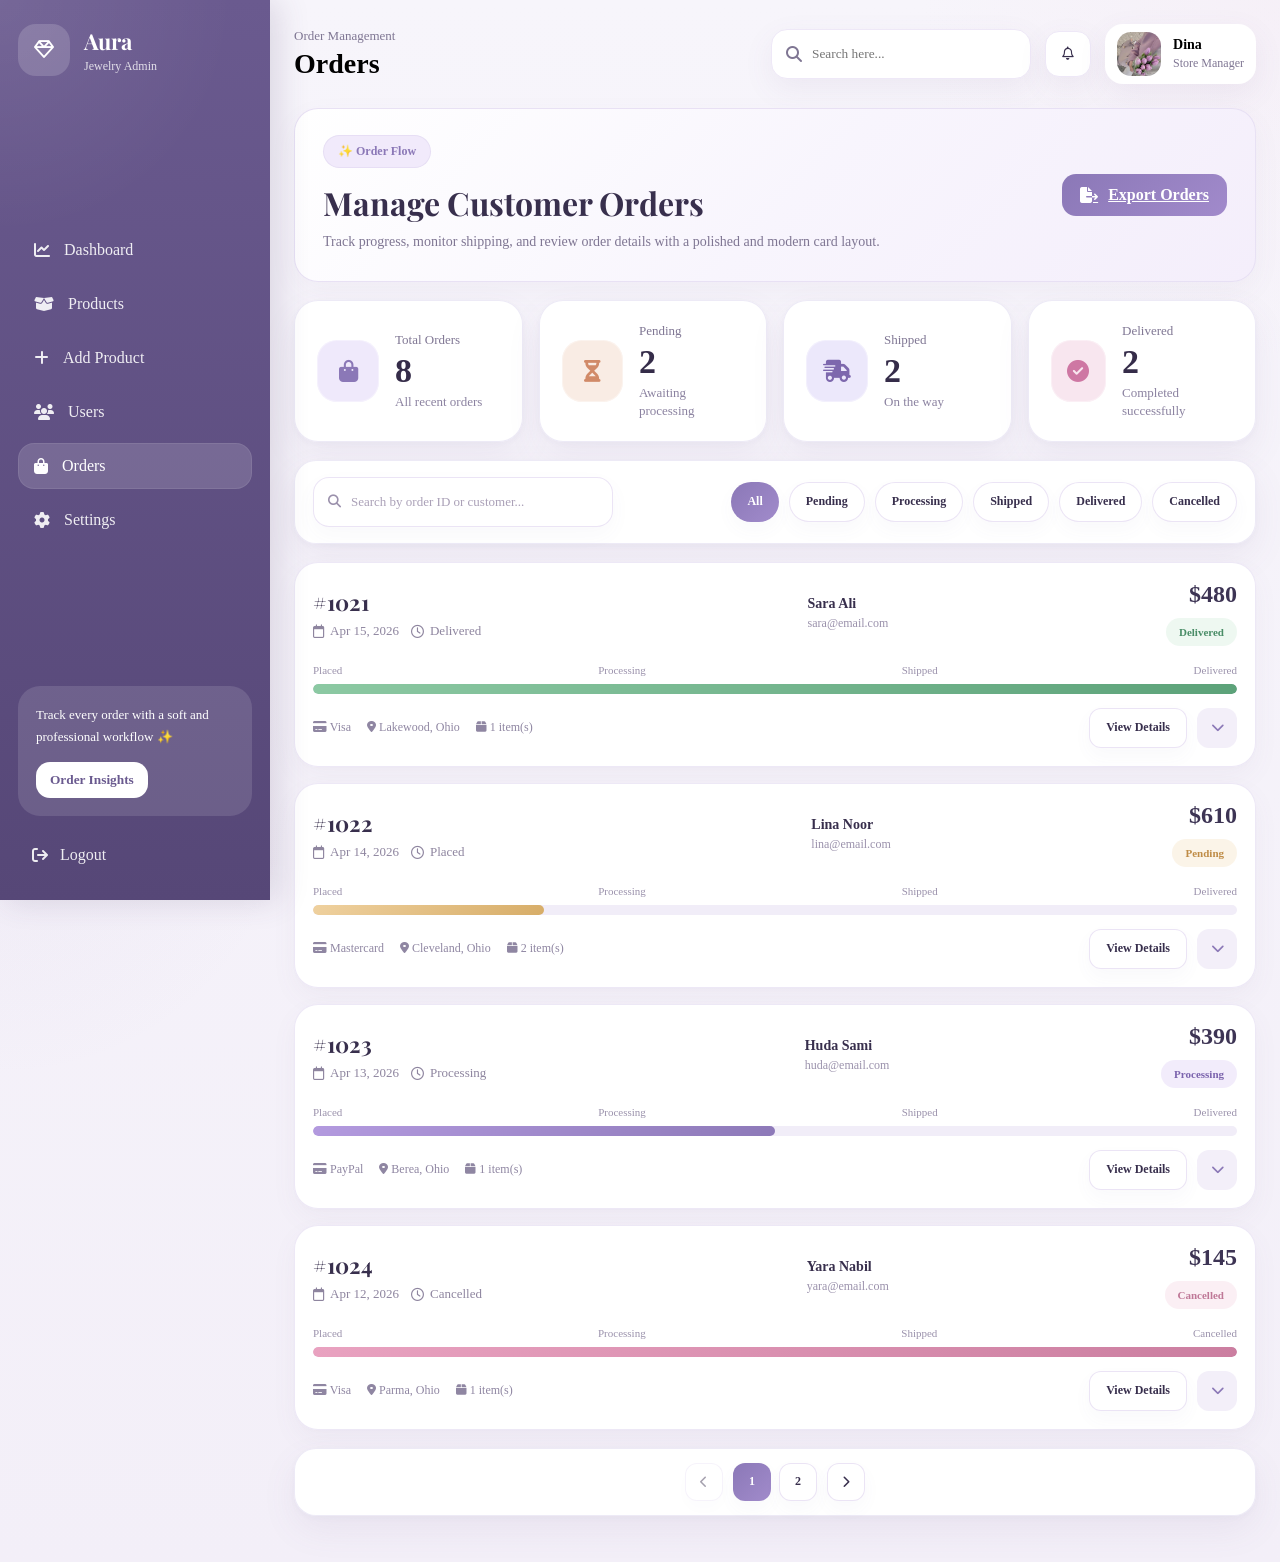
<file: orders.html>
<!DOCTYPE html>
<html lang="en">
<head>
  <meta charset="UTF-8" />
  <meta name="viewport" content="width=device-width, initial-scale=1.0" />
  <title>Aura Jewelry Admin - Orders</title>

  <link rel="preconnect" href="https://fonts.googleapis.com">
  <link rel="preconnect" href="https://fonts.gstatic.com" crossorigin>
  <link href="https://fonts.googleapis.com/css2?family=Inter:wght@400;500;600;700;800&family=Playfair+Display:wght@600;700&display=swap" rel="stylesheet">

  <link
    rel="stylesheet"
    href="https://cdnjs.cloudflare.com/ajax/libs/font-awesome/6.5.2/css/all.min.css"
  />

  <link rel="stylesheet" href="style.css" />
  <link rel="stylesheet" href="orders.css" />
 
</head>
<body>
  <div class="dashboard-shell">

    <aside class="sidebar" id="sidebar">
      <div class="sidebar-top">
        <div class="brand">
          <div class="brand-icon">
            <i class="fa-regular fa-gem"></i>
          </div>
          <div>
            <h2>Aura</h2>
            <span>Jewelry Admin</span>
          </div>
        </div>

        <button class="mobile-close" id="closeSidebar">
          <i class="fa-solid fa-xmark"></i>
        </button>
      </div>

      <nav class="sidebar-nav">
        <a href="index.html" class="nav-link">
          <i class="fa-solid fa-chart-line"></i>
          <span>Dashboard</span>
        </a>

        <a href="products.html" class="nav-link">
          <i class="fa-solid fa-box-open"></i>
          <span>Products</span>
        </a>

        <a href="add-product.html" class="nav-link">
          <i class="fa-solid fa-plus"></i>
          <span>Add Product</span>
        </a>

        <a href="users.html" class="nav-link">
          <i class="fa-solid fa-users"></i>
          <span>Users</span>
        </a>

        <a href="orders.html" class="nav-link active">
          <i class="fa-solid fa-bag-shopping"></i>
          <span>Orders</span>
        </a>

        <a href="setting.html" class="nav-link">
          <i class="fa-solid fa-gear"></i>
          <span>Settings</span>
        </a>
      </nav>

      <div class="sidebar-bottom">
        <div class="promo-card">
          <p>Track every order with a soft and professional workflow ✨</p>
          <button>Order Insights</button>
        </div>

        <a href="#" class="logout-btn">
          <i class="fa-solid fa-arrow-right-from-bracket"></i>
          <span>Logout</span>
        </a>
      </div>
    </aside>

    <div class="sidebar-overlay" id="sidebarOverlay"></div>

    <main class="main-content">
      <header class="topbar">
        <div class="topbar-left">
          <button class="menu-btn" id="menuBtn">
            <i class="fa-solid fa-bars"></i>
          </button>

          <div>
            <p class="page-label">Order Management</p>
            <h1>Orders</h1>
          </div>
        </div>

        <div class="topbar-right">
          <div class="search-box">
            <i class="fa-solid fa-magnifying-glass"></i>
            <input type="text" placeholder="Search here..." />
          </div>

          <button class="icon-btn">
            <i class="fa-regular fa-bell"></i>
          </button>

          <div class="profile-box">
            <img
              src="Images/Dina.jpeg"
              alt="profile"
            />
            <div>
              <h4>Dina</h4>
              <span>Store Manager</span>
            </div>
          </div>
        </div>
      </header>

      <section class="orders-hero card">
        <div>
          <span class="small-badge">✨ Order Flow</span>
          <h2>Manage Customer Orders</h2>
          <p>
            Track progress, monitor shipping, and review order details with a polished and modern card layout.
          </p>
        </div>

        <a href="#" class="primary-btn orders-hero-btn">
          <i class="fa-solid fa-file-export"></i>
          Export Orders
        </a>
      </section>

      <section class="orders-stats">
        <div class="order-stat card">
          <div class="stat-icon lavender">
            <i class="fa-solid fa-bag-shopping"></i>
          </div>
          <div class="stat-info">
            <p>Total Orders</p>
            <h3 id="totalOrdersCount">8</h3>
            <span>All recent orders</span>
          </div>
        </div>

        <div class="order-stat card">
          <div class="stat-icon peach">
            <i class="fa-solid fa-hourglass-half"></i>
          </div>
          <div class="stat-info">
            <p>Pending</p>
            <h3 id="pendingOrdersCount">2</h3>
            <span>Awaiting processing</span>
          </div>
        </div>

        <div class="order-stat card">
          <div class="stat-icon lilac">
            <i class="fa-solid fa-truck-fast"></i>
          </div>
          <div class="stat-info">
            <p>Shipped</p>
            <h3 id="shippedOrdersCount">2</h3>
            <span>On the way</span>
          </div>
        </div>

        <div class="order-stat card">
          <div class="stat-icon pink">
            <i class="fa-solid fa-circle-check"></i>
          </div>
          <div class="stat-info">
            <p>Delivered</p>
            <h3 id="deliveredOrdersCount">3</h3>
            <span>Completed successfully</span>
          </div>
        </div>
      </section>

      <section class="orders-toolbar card">
        <div class="toolbar-left">
          <div class="page-search">
            <i class="fa-solid fa-magnifying-glass"></i>
            <input type="text" id="orderSearchInput" placeholder="Search by order ID or customer..." />
          </div>
        </div>

        <div class="toolbar-right">
          <div class="status-chips" id="statusChips">
            <button class="chip active" data-status="all">All</button>
            <button class="chip" data-status="pending">Pending</button>
            <button class="chip" data-status="processing">Processing</button>
            <button class="chip" data-status="shipped">Shipped</button>
            <button class="chip" data-status="delivered">Delivered</button>
            <button class="chip" data-status="cancelled">Cancelled</button>
          </div>
        </div>
      </section>

      <section class="orders-list" id="ordersList"></section>

      <section class="empty-state card hidden" id="emptyState">
        <i class="fa-solid fa-box-open"></i>
        <h3>No orders found</h3>
        <p>Try changing the search or filter options.</p>
      </section>

      <section class="pagination-wrap card">
        <button class="pagination-btn" id="prevBtn">
          <i class="fa-solid fa-chevron-left"></i>
        </button>

        <div class="pagination-numbers" id="paginationNumbers"></div>

        <button class="pagination-btn" id="nextBtn">
          <i class="fa-solid fa-chevron-right"></i>
        </button>
      </section>
    </main>
  </div>

  <script src="orders.js"></script>
</body>
</html>
</file>
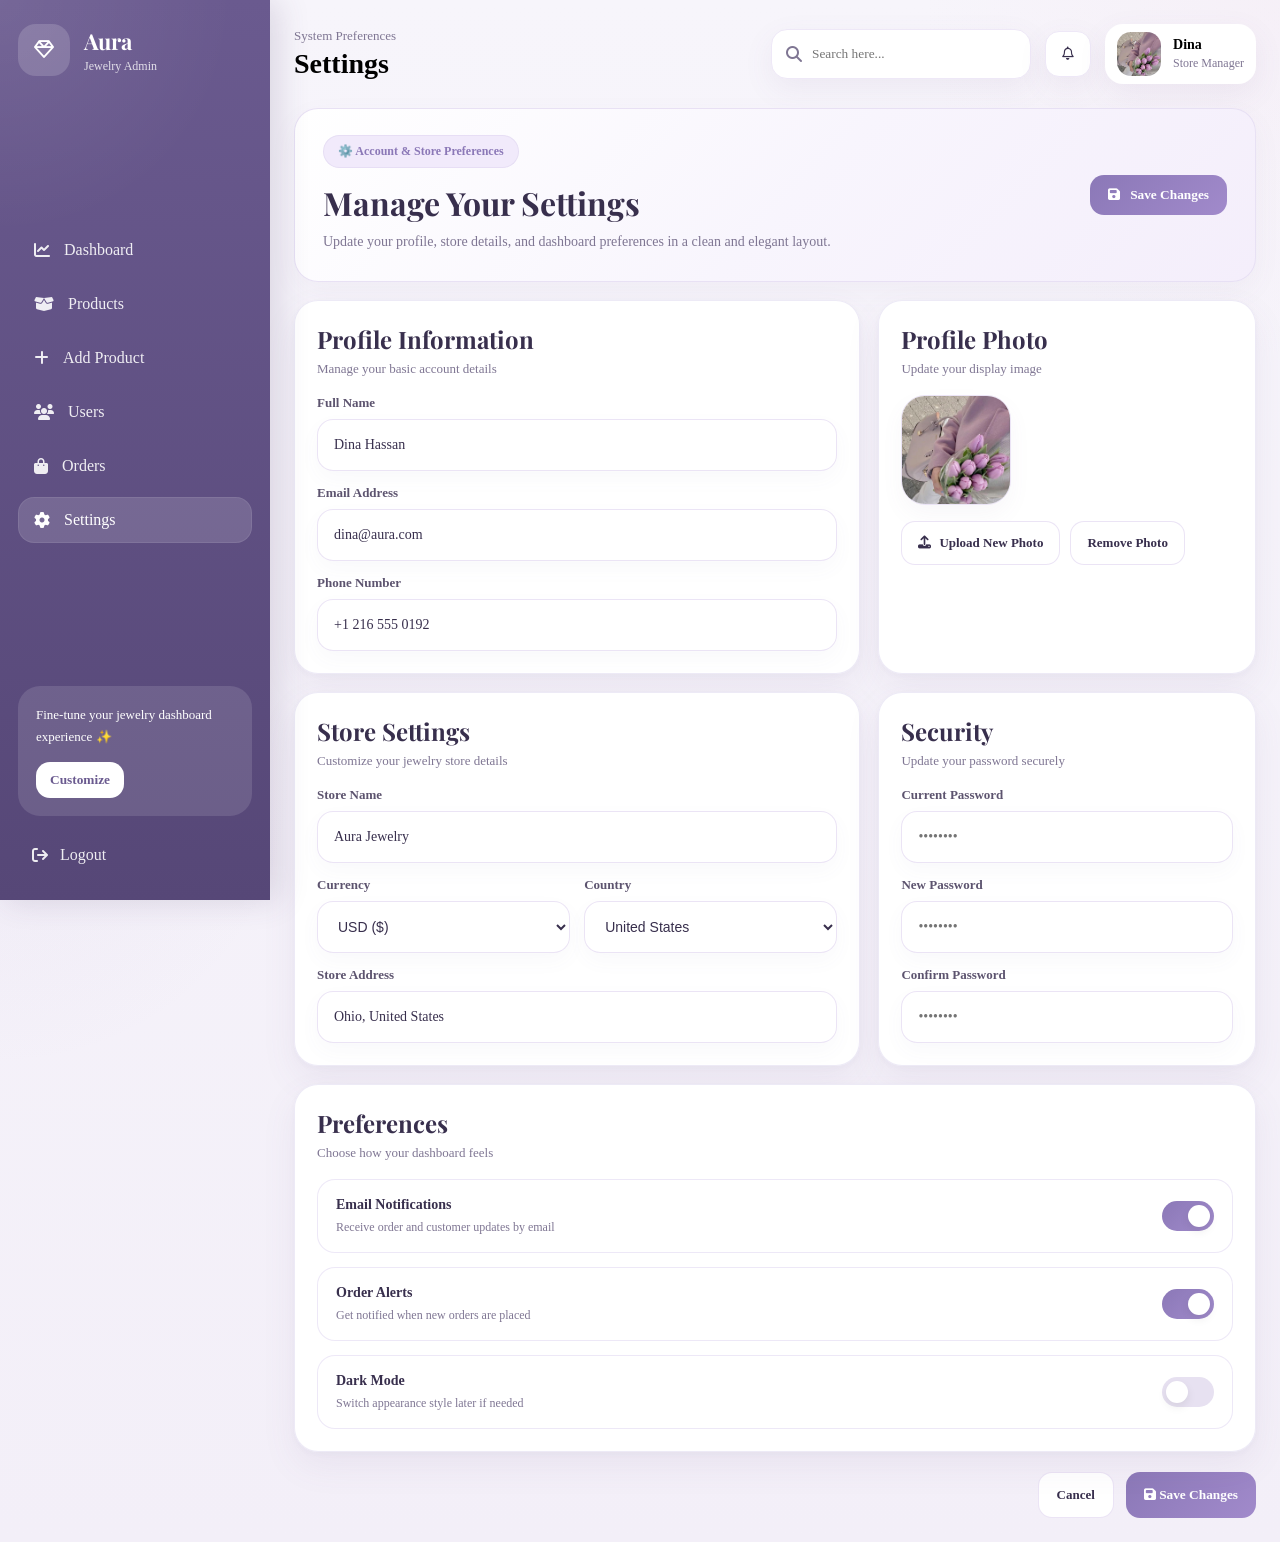
<file: setting.html>
<!DOCTYPE html>
<html lang="en">
<head>
  <meta charset="UTF-8" />
  <meta name="viewport" content="width=device-width, initial-scale=1.0" />
  <title>Aura Jewelry Admin - Settings</title>

  <link rel="preconnect" href="https://fonts.googleapis.com">
  <link rel="preconnect" href="https://fonts.gstatic.com" crossorigin>
  <link href="https://fonts.googleapis.com/css2?family=Inter:wght@400;500;600;700;800&family=Playfair+Display:wght@600;700&display=swap" rel="stylesheet">

  <link
    rel="stylesheet"
    href="https://cdnjs.cloudflare.com/ajax/libs/font-awesome/6.5.2/css/all.min.css"
  />

  <link rel="stylesheet" href="style.css" />
  <link rel="stylesheet" href="setting.css" />
</head>
<body>
  <div class="dashboard-shell">

    <aside class="sidebar" id="sidebar">
      <div class="sidebar-top">
        <div class="brand">
          <div class="brand-icon">
            <i class="fa-regular fa-gem"></i>
          </div>
          <div>
            <h2>Aura</h2>
            <span>Jewelry Admin</span>
          </div>
        </div>

        <button class="mobile-close" id="closeSidebar">
          <i class="fa-solid fa-xmark"></i>
        </button>
      </div>

      <nav class="sidebar-nav">
        <a href="index.html" class="nav-link">
          <i class="fa-solid fa-chart-line"></i>
          <span>Dashboard</span>
        </a>

        <a href="product.html" class="nav-link">
          <i class="fa-solid fa-box-open"></i>
          <span>Products</span>
        </a>

        <a href="add-product.html" class="nav-link">
          <i class="fa-solid fa-plus"></i>
          <span>Add Product</span>
        </a>

        <a href="users.html" class="nav-link">
          <i class="fa-solid fa-users"></i>
          <span>Users</span>
        </a>

        <a href="orders.html" class="nav-link">
          <i class="fa-solid fa-bag-shopping"></i>
          <span>Orders</span>
        </a>

        <a href="setting.html" class="nav-link active">
          <i class="fa-solid fa-gear"></i>
          <span>Settings</span>
        </a>
      </nav>

      <div class="sidebar-bottom">
        <div class="promo-card">
          <p>Fine-tune your jewelry dashboard experience ✨</p>
          <button>Customize</button>
        </div>

        <a href="#" class="logout-btn">
          <i class="fa-solid fa-arrow-right-from-bracket"></i>
          <span>Logout</span>
        </a>
      </div>
    </aside>

    <div class="sidebar-overlay" id="sidebarOverlay"></div>

    <main class="main-content">
      <header class="topbar">
        <div class="topbar-left">
          <button class="menu-btn" id="menuBtn">
            <i class="fa-solid fa-bars"></i>
          </button>

          <div>
            <p class="page-label">System Preferences</p>
            <h1>Settings</h1>
          </div>
        </div>

        <div class="topbar-right">
          <div class="search-box">
            <i class="fa-solid fa-magnifying-glass"></i>
            <input type="text" placeholder="Search here..." />
          </div>

          <button class="icon-btn">
            <i class="fa-regular fa-bell"></i>
          </button>

          <div class="profile-box">
            <img
              src="Images/Dina.jpeg"
              alt="profile"
            />
            <div>
              <h4>Dina</h4>
              <span>Store Manager</span>
            </div>
          </div>
        </div>
      </header>

      <section class="settings-hero card">
        <div>
          <span class="small-badge">⚙️ Account & Store Preferences</span>
          <h2>Manage Your Settings</h2>
          <p>
            Update your profile, store details, and dashboard preferences in a clean and elegant layout.
          </p>
        </div>

        <button class="primary-btn save-top-btn">
          <i class="fa-solid fa-floppy-disk"></i>
          Save Changes
        </button>
      </section>

      <section class="settings-grid">
        <div class="settings-card card">
          <div class="settings-card-head">
            <h3>Profile Information</h3>
            <p>Manage your basic account details</p>
          </div>

          <div class="settings-form">
            <div class="form-group full">
              <label>Full Name</label>
              <input type="text" value="Dina Hassan" />
            </div>

            <div class="form-group full">
              <label>Email Address</label>
              <input type="email" value="dina@aura.com" />
            </div>

            <div class="form-group full">
              <label>Phone Number</label>
              <input type="text" value="+1 216 555 0192" />
            </div>
          </div>
        </div>

        <div class="settings-card card">
          <div class="settings-card-head">
            <h3>Profile Photo</h3>
            <p>Update your display image</p>
          </div>

          <div class="profile-upload-wrap">
            <div class="profile-preview">
              <img
               src="Images/Dina.jpeg"
                 alt="profile preview"
              />
            </div>

            <div class="upload-actions">
              <label class="upload-btn">
                <i class="fa-solid fa-upload"></i>
                Upload New Photo
                <input type="file" hidden>
              </label>
              <button class="secondary-btn">Remove Photo</button>
            </div>
          </div>
        </div>

        <div class="settings-card card">
          <div class="settings-card-head">
            <h3>Store Settings</h3>
            <p>Customize your jewelry store details</p>
          </div>

          <div class="settings-form two-col">
            <div class="form-group full">
              <label>Store Name</label>
              <input type="text" value="Aura Jewelry" />
            </div>

            <div class="form-group">
              <label>Currency</label>
              <select>
                <option selected>USD ($)</option>
                <option>EUR (€)</option>
                <option>GBP (£)</option>
              </select>
            </div>

            <div class="form-group">
              <label>Country</label>
              <select>
                <option selected>United States</option>
                <option>Canada</option>
                <option>United Kingdom</option>
              </select>
            </div>

            <div class="form-group full">
              <label>Store Address</label>
              <input type="text" value="Ohio, United States" />
            </div>
          </div>
        </div>

        <div class="settings-card card">
          <div class="settings-card-head">
            <h3>Security</h3>
            <p>Update your password securely</p>
          </div>

          <div class="settings-form">
            <div class="form-group full">
              <label>Current Password</label>
              <input type="password" placeholder="••••••••" />
            </div>

            <div class="form-group full">
              <label>New Password</label>
              <input type="password" placeholder="••••••••" />
            </div>

            <div class="form-group full">
              <label>Confirm Password</label>
              <input type="password" placeholder="••••••••" />
            </div>
          </div>
        </div>

        <div class="settings-card card full-width">
          <div class="settings-card-head">
            <h3>Preferences</h3>
            <p>Choose how your dashboard feels</p>
          </div>

          <div class="preferences-list">
            <div class="preference-item">
              <div>
                <strong>Email Notifications</strong>
                <span>Receive order and customer updates by email</span>
              </div>
              <label class="switch">
                <input type="checkbox" checked>
                <span class="slider"></span>
              </label>
            </div>

            <div class="preference-item">
              <div>
                <strong>Order Alerts</strong>
                <span>Get notified when new orders are placed</span>
              </div>
              <label class="switch">
                <input type="checkbox" checked>
                <span class="slider"></span>
              </label>
            </div>

            <div class="preference-item">
              <div>
                <strong>Dark Mode</strong>
                <span>Switch appearance style later if needed</span>
              </div>
              <label class="switch">
                <input type="checkbox">
                <span class="slider"></span>
              </label>
            </div>
          </div>
        </div>
      </section>

      <div class="settings-save-row">
        <button class="secondary-btn">Cancel</button>
        <button class="primary-btn">
          <i class="fa-solid fa-floppy-disk"></i>
          Save Changes
        </button>
      </div>
    </main>
  </div>

  <script src="settings.js"></script>
</body>
</html>
</file>
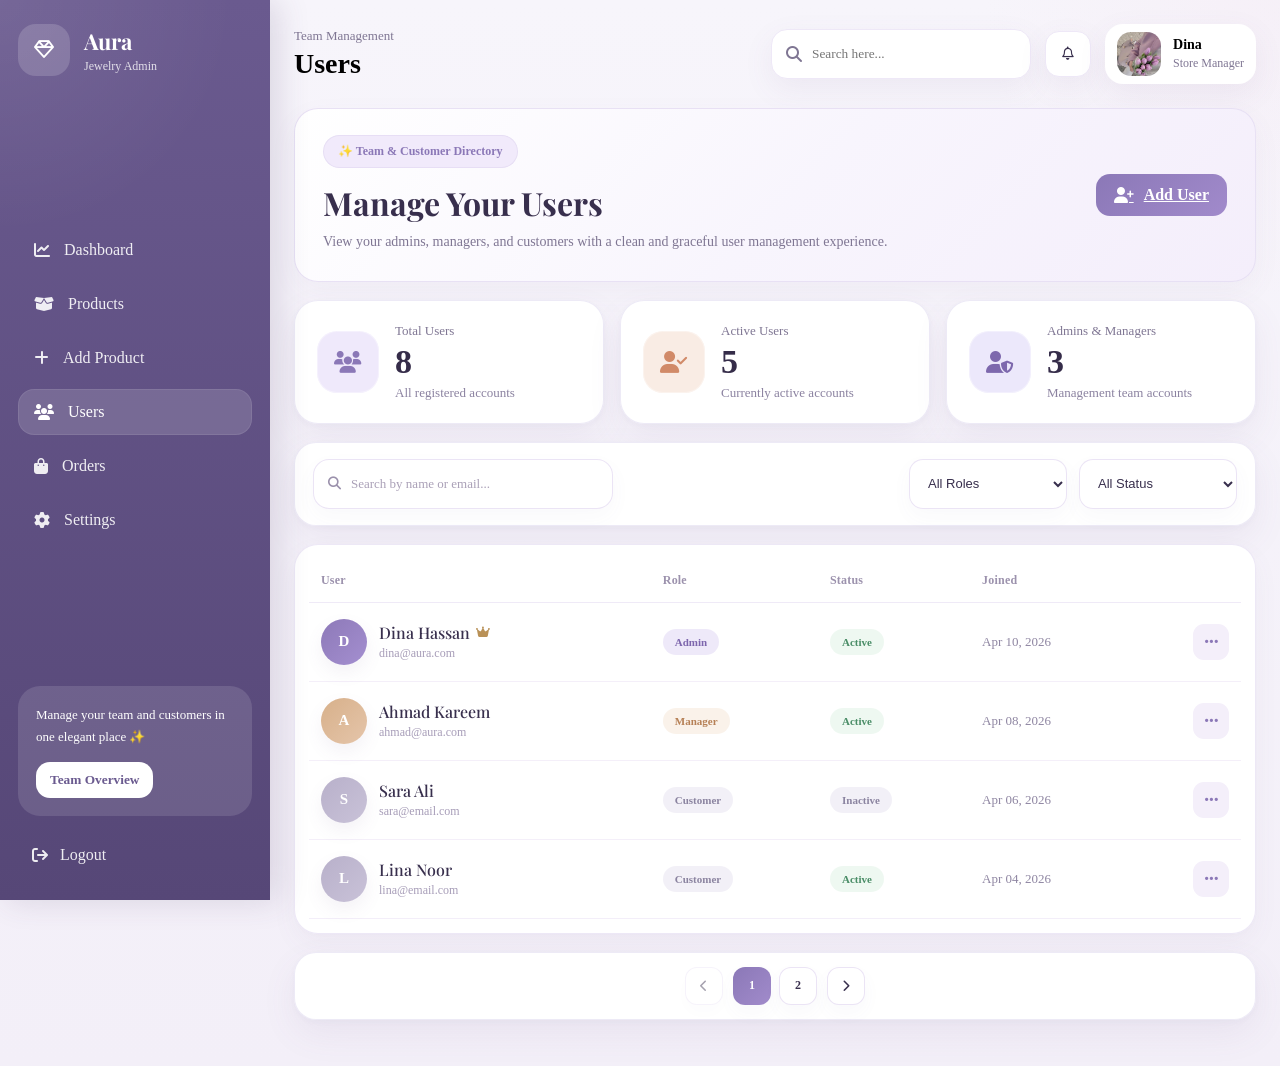
<file: users.html>
<!DOCTYPE html>
<html lang="en">
<head>
  <meta charset="UTF-8" />
  <meta name="viewport" content="width=device-width, initial-scale=1.0" />
  <title>Aura Jewelry Admin - Users</title>

  <link rel="preconnect" href="https://fonts.googleapis.com">
  <link rel="preconnect" href="https://fonts.gstatic.com" crossorigin>
  <link href="https://fonts.googleapis.com/css2?family=Inter:wght@400;500;600;700;800&family=Playfair+Display:wght@600;700&display=swap" rel="stylesheet">

  <link
    rel="stylesheet"
    href="https://cdnjs.cloudflare.com/ajax/libs/font-awesome/6.5.2/css/all.min.css"
  />

  <link rel="stylesheet" href="style.css" />
  <link rel="stylesheet" href="users.css" />
 
</head>
<body>
  <div class="dashboard-shell">

    <aside class="sidebar" id="sidebar">
      <div class="sidebar-top">
        <div class="brand">
          <div class="brand-icon">
            <i class="fa-regular fa-gem"></i>
          </div>
          <div>
            <h2>Aura</h2>
            <span>Jewelry Admin</span>
          </div>
        </div>

        <button class="mobile-close" id="closeSidebar">
          <i class="fa-solid fa-xmark"></i>
        </button>
      </div>

      <nav class="sidebar-nav">
        <a href="index.html" class="nav-link">
          <i class="fa-solid fa-chart-line"></i>
          <span>Dashboard</span>
        </a>

        <a href="product.html" class="nav-link">
          <i class="fa-solid fa-box-open"></i>
          <span>Products</span>
        </a>

        <a href="add-product.html" class="nav-link">
          <i class="fa-solid fa-plus"></i>
          <span>Add Product</span>
        </a>

        <a href="users.html" class="nav-link active">
          <i class="fa-solid fa-users"></i>
          <span>Users</span>
        </a>

        <a href="orders.html" class="nav-link">
          <i class="fa-solid fa-bag-shopping"></i>
          <span>Orders</span>
        </a>

        <a href="setting.html" class="nav-link">
          <i class="fa-solid fa-gear"></i>
          <span>Settings</span>
        </a>
      </nav>

      <div class="sidebar-bottom">
        <div class="promo-card">
          <p>Manage your team and customers in one elegant place ✨</p>
          <button>Team Overview</button>
        </div>

        <a href="#" class="logout-btn">
          <i class="fa-solid fa-arrow-right-from-bracket"></i>
          <span>Logout</span>
        </a>
      </div>
    </aside>

    <div class="sidebar-overlay" id="sidebarOverlay"></div>

    <main class="main-content">
      <header class="topbar">
        <div class="topbar-left">
          <button class="menu-btn" id="menuBtn">
            <i class="fa-solid fa-bars"></i>
          </button>

          <div>
            <p class="page-label">Team Management</p>
            <h1>Users</h1>
          </div>
        </div>

        <div class="topbar-right">
          <div class="search-box">
            <i class="fa-solid fa-magnifying-glass"></i>
            <input type="text" placeholder="Search here..." />
          </div>

          <button class="icon-btn">
            <i class="fa-regular fa-bell"></i>
          </button>

          <div class="profile-box">
            <img
              src="Images/Dina.jpeg"
              alt="profile"
            />
            <div>
              <h4>Dina</h4>
              <span>Store Manager</span>
            </div>
          </div>
        </div>
      </header>

      <section class="users-hero card">
        <div>
          <span class="small-badge">✨ Team & Customer Directory</span>
          <h2>Manage Your Users</h2>
          <p>
            View your admins, managers, and customers with a clean and graceful user management experience.
          </p>
        </div>

        <a href="#" class="primary-btn users-add-btn">
          <i class="fa-solid fa-user-plus"></i>
          Add User
        </a>
      </section>

      <section class="users-stats">
        <div class="user-stat card">
          <div class="stat-icon lavender">
            <i class="fa-solid fa-users"></i>
          </div>
          <div class="stat-info">
            <p>Total Users</p>
            <h3 id="totalUsersCount">12</h3>
            <span>All registered accounts</span>
          </div>
        </div>

        <div class="user-stat card">
          <div class="stat-icon peach">
            <i class="fa-solid fa-user-check"></i>
          </div>
          <div class="stat-info">
            <p>Active Users</p>
            <h3 id="activeUsersCount">8</h3>
            <span>Currently active accounts</span>
          </div>
        </div>

        <div class="user-stat card">
          <div class="stat-icon lilac">
            <i class="fa-solid fa-user-shield"></i>
          </div>
          <div class="stat-info">
            <p>Admins & Managers</p>
            <h3 id="adminUsersCount">4</h3>
            <span>Management team accounts</span>
          </div>
        </div>
      </section>

      <section class="users-toolbar card">
        <div class="toolbar-left">
          <div class="page-search">
            <i class="fa-solid fa-magnifying-glass"></i>
            <input type="text" id="userSearchInput" placeholder="Search by name or email..." />
          </div>
        </div>

        <div class="toolbar-right">
          <select id="roleFilter">
            <option value="all">All Roles</option>
            <option value="admin">Admin</option>
            <option value="manager">Manager</option>
            <option value="customer">Customer</option>
          </select>

          <select id="statusFilter">
            <option value="all">All Status</option>
            <option value="active">Active</option>
            <option value="inactive">Inactive</option>
            <option value="banned">Banned</option>
          </select>
        </div>
      </section>
      
           <div class="loading-spinner" id="loadingSpinner">
            <div class="spinner"></div>
           </div>

      <section class="users-table-wrap card">
        <table class="users-table">
          <thead>
            <tr>
              <th>User</th>
              <th>Role</th>
              <th>Status</th>
              <th>Joined</th>
              <th></th>
            </tr>
          </thead>
          <tbody id="usersTableBody"></tbody>
        </table>
      </section>

      <section class="empty-state card hidden" id="emptyState">
        <i class="fa-regular fa-user"></i>
        <h3>No users found</h3>
        <p>Try changing the search or filter options.</p>
      </section>

      <section class="pagination-wrap card">
        <button class="pagination-btn" id="prevBtn">
          <i class="fa-solid fa-chevron-left"></i>
        </button>

        <div class="pagination-numbers" id="paginationNumbers"></div>

        <button class="pagination-btn" id="nextBtn">
          <i class="fa-solid fa-chevron-right"></i>
        </button>
      </section>
    </main>
  </div>

  <script src="users.js"></script>
</body>
</html>
</file>
<file: style.css>
:root {
  --bg: #f6f4fb;
  --white: #ffffff;
  --sidebar: #6a5a8f;
  --sidebar-dark: #564777;
  --primary: #8b78b7;
  --primary-soft: #eee9f8;
  --text-dark: #382f4d;
  --text-muted: #7f7693;
  --border: #eee8f7;
  --pink: #e8b5cf;
  --peach: #f1d0c3;
  --lilac: #dcd4f2;
  --shadow: 0 10px 30px rgba(109, 90, 141, 0.08);
  --radius-lg: 24px;
  --radius-md: 18px;
  --radius-sm: 14px;
}

* {
  margin: 0;
  padding: 0;
  box-sizing: border-box;
}

body {
  background:
    radial-gradient(circle at top right, rgba(232,181,207,0.08), transparent 18%),
    radial-gradient(circle at left center, rgba(141,121,184,0.06), transparent 20%),
    linear-gradient(180deg, #f7f5fb 0%, #f3eff8 100%);
    font-weight: 500;
}

button,
input {
  font-family: inherit;
}

.dashboard-shell {
  display: flex;
  min-height: 100vh;
}

.sidebar {
  width: 270px;
  background:
    radial-gradient(circle at top left, rgba(255,255,255,0.08), transparent 25%),
    linear-gradient(180deg, var(--sidebar) 0%, var(--sidebar-dark) 100%);
  color: white;
  padding: 24px 18px;
  display: flex;
  flex-direction: column;
  justify-content: space-between;
  position: fixed;
  left: 0;
  top: 0;
  height: 100vh;
  z-index: 1000;
  box-shadow: 8px 0 30px rgba(75, 59, 99, 0.16);
}

.sidebar-top {
  display: flex;
  align-items: center;
  justify-content: space-between;
  margin-bottom: 32px;
}

.brand {
  display: flex;
  align-items: center;
  gap: 14px;
}

.brand-icon {
  width: 52px;
  height: 52px;
  border-radius: 18px;
  background: rgba(255, 255, 255, 0.16);
  display: grid;
  place-items: center;
  font-size: 20px;
}

.brand h2 {
  font-size: 22px;
  font-family: "Playfair Display", serif;
  font-weight: 700;
}

.brand span {
  font-size: 12px;
  opacity: 0.8;
}

.mobile-close {
  display: none;
  background: transparent;
  border: none;
  color: white;
  font-size: 22px;
  cursor: pointer;
}

.sidebar-nav {
  display: flex;
  flex-direction: column;
  gap: 8px;
}

.nav-link {
  text-decoration: none;
  color: white;
  display: flex;
  align-items: center;
  gap: 14px;
  padding: 14px 16px;
  border-radius: 16px;
  transition: 0.3s ease;
  opacity: 0.9;
  font-weight: 500;
}

.nav-link:hover,
.nav-link.active {
  background: rgba(255, 255, 255, 0.16);
  opacity: 1;
  box-shadow: inset 0 0 0 1px rgba(255,255,255,0.08);
}

.nav-link:hover,
.nav-link.active {
  background: rgba(255, 255, 255, 0.14);
  opacity: 1;
}

.sidebar-bottom {
  margin-top: 24px;
}

.promo-card {
  background: rgba(255, 255, 255, 0.12);
  border-radius: 22px;
  padding: 18px;
  margin-bottom: 18px;
}

.promo-card p {
  font-size: 13px;
  line-height: 1.7;
  margin-bottom: 14px;
}

.promo-card button {
  background: white;
  color: var(--sidebar);
  border: none;
  border-radius: 14px;
  padding: 10px 14px;
  font-weight: 600;
  cursor: pointer;
}

.logout-btn {
  display: flex;
  align-items: center;
  gap: 12px;
  color: white;
  text-decoration: none;
  padding: 12px 14px;
  border-radius: 16px;
  opacity: 0.9;
}

.main-content {
  margin-left: 270px;
  width: calc(100% - 270px);
  padding: 24px;
}

.topbar {
  display: flex;
  align-items: center;
  justify-content: space-between;
  margin-bottom: 24px;
  gap: 20px;
}

.topbar-left {
  display: flex;
  align-items: center;
  gap: 16px;
}

.page-label {
  color: var(--text-muted);
  font-size: 13px;
  margin-bottom: 4px;
}

.topbar h1 {
  font-size: 28px;
  font-weight: 800;
}

.menu-btn,
.icon-btn {
  width: 46px;
  height: 46px;
  border-radius: 14px;
  border: 1px solid var(--border);
  background: var(--white);
  color: var(--text-dark);
  cursor: pointer;
  box-shadow: var(--shadow);
}

.menu-btn {
  display: none;
}

.topbar-right {
  display: flex;
  align-items: center;
  gap: 14px;
}

.search-box {
  background: white;
  border: 1px solid var(--border);
  border-radius: 16px;
  padding: 0 14px;
  height: 50px;
  display: flex;
  align-items: center;
  gap: 10px;
  min-width: 260px;
  box-shadow: var(--shadow);
}

.search-box i {
  color: var(--text-muted);
}

.search-box input {
  border: none;
  outline: none;
  width: 100%;
  background: transparent;
}

.profile-box {
  display: flex;
  align-items: center;
  gap: 12px;
  background: white;
  border-radius: 18px;
  padding: 8px 12px;
  box-shadow: var(--shadow);
}

.profile-box img {
  width: 44px;
  height: 44px;
  object-fit: cover;
  border-radius: 14px;
}

.profile-box h4 {
  font-size: 14px;
}

.profile-box span {
  font-size: 12px;
  color: var(--text-muted);
}

.card {
  background: rgba(255, 255, 255, 0.96);
  border-radius: 24px;
  box-shadow:
    0 14px 35px rgba(109, 90, 141, 0.08),
    0 2px 8px rgba(109, 90, 141, 0.04);
  border: 1px solid rgba(236, 232, 246, 0.9);
  backdrop-filter: blur(8px);
}

.welcome-banner {
  display: flex;
  justify-content: space-between;
  gap: 24px;
  padding: 34px;
  margin-bottom: 24px;
background:
  radial-gradient(circle at top right, rgba(200, 170, 255, 0.35), transparent 30%),
  radial-gradient(circle at bottom left, rgba(160, 130, 220, 0.25), transparent 40%),
  linear-gradient(135deg, #ffffff 0%, #f4efff 50%, #ede4ff 100%);
  overflow: hidden;
  position: relative;
  border: 1px solid rgba(180,160,255,0.3);
  box-shadow:0 18px 45px rgba(109,90,141,0.12);
   border: 1px solid #e8e1f5;
}


.small-badge {
  display: inline-block;
  padding: 9px 15px;
  background: #f1eafb;
  color: var(--primary);
  border-radius: 999px;
  font-size: 12px;
  font-weight: 700;
  margin-bottom: 16px;
  box-shadow: inset 0 0 0 1px rgba(141, 121, 184, 0.1);
}

.welcome-text h2 {
  font-size: 38px;
  font-family: "Playfair Display", serif;
  margin-bottom: 12px;
  line-height: 1.2;
  color:#3b3050;
}

.welcome-text p {
  max-width: 640px;
  color: #7d7490;
  line-height: 1.9;
  font-size: 15px;
}

.welcome-actions {
  margin-top: 20px;
  display: flex;
  gap: 12px;
  flex-wrap: wrap;
}

.primary-btn,
.secondary-btn,
.mini-btn {
  border: none;
  border-radius: 14px;
  padding: 12px 18px;
  font-weight: 600;
  cursor: pointer;
}

.primary-btn {
  background: linear-gradient(135deg, var(--primary) 0%, #a18acb 100%);
  color: white;
}

.secondary-btn,
.mini-btn {
  background: #f4effa;
  color: var(--primary);
}

.welcome-shape {
  min-width: 180px;
  position: relative;
}

.shape-circle ,
.shape-circle.one ,
.shape-circle.two {
    display: none;
}

.shape-diamond {
  position: absolute;
  right: 40px;
  top: 35px;
  width: 90px;
  height: 90px;
  border-radius: 50%;
  display: flex;
  align-items: center;
  justify-content: center;
  background: linear-gradient(135deg, #f3e8ff, #e9defa); 
  box-shadow: 
    0 15px 35px rgba(141, 121, 184, 0.3),
    inset 0 3px 10px rgba(255,255,255,0.7); /* لمعة */
  border: 1px solid rgba(255,255,255,0.6);
}

.shape-diamond i {
  font-size: 36px;
  color: #6c5aa0;
}

@keyframes float {
  0% { transform: translateY(0); }
  50% { transform: translateY(-8px); }
  100% { transform: translateY(0); }
}

.shape-diamond {
  animation: float 4s ease-in-out infinite;
}

.stats-grid {
  display: grid;
  grid-template-columns: repeat(4, 1fr);
  gap: 18px;
  margin-bottom: 22px;
}

.stat-card {
  padding: 24px;
  display: flex;
  align-items: center;
  gap: 18px;
  transition: 0.3s ease;
  min-height: 118px;
}

.stat-card:hover,
.chart-card:hover,
.orders-card:hover,
.sellers-card:hover {
  transform: translateY(-4px);
}

.stat-icon {
  width: 62px;
  height: 62px;
  border-radius: 20px;
  display: grid;
  place-items: center;
  font-size: 22px;
  box-shadow: inset 0 0 0 1px rgba(255, 255, 255, 0.35);
}

.stat-icon.lavender {
  background: #efe9fb;
  color: var(--primary);
}

.stat-icon.pink {
  background: #f8e6ef;
  color: #ce77a3;
}

.stat-icon.peach {
  background: #f9ece4;
  color: #d18a68;
}

.stat-icon.lilac {
  background: #ece8fb;
  color: #7d68ad;
}

.stat-info p {
  color: var(--text-muted);
  font-size: 13px;
  margin-bottom: 6px;
  font-weight: 500;
}

.stat-info h3 {
  font-size: 34px;
  margin-bottom: 4px;
  line-height: 1;
  font-weight: 800;
  color:#352c49;
}

.stat-info span {
  font-size: 13px;
  color: #8b82a0;
}

.charts-grid {
  display: grid;
  grid-template-columns: 2fr 1fr;
  gap: 18px;
  margin-bottom: 22px;
}

.chart-card {
  padding: 24px;
}

.section-head {
  display: flex;
  align-items: center;
  justify-content: space-between;
  margin-bottom: 18px;
  gap: 16px;
}

.section-label {
  color: var(--text-muted);
  font-size: 13px;
  margin-bottom: 6px;
}

.section-head h3 {
  font-size: 20px;
  font-weight: 700;
}

.large-chart canvas {
  width: 100% !important;
  height: 300px !important;
}

.donut-wrap {
  display: flex;
  flex-direction: column;
  align-items: center;
  gap: 22px;
}

.small-chart canvas {
  max-width: 250px !important;
  max-height: 250px !important;
}

.category-list {
  width: 100%;
  display: flex;
  flex-direction: column;
  gap: 14px;
}

.category-item {
  display: grid;
  grid-template-columns: auto 1fr auto;
  align-items: center;
  gap: 10px;
  color: var(--text-dark);
}

.dot {
  width: 12px;
  height: 12px;
  border-radius: 50%;
}

.dot.gold {
  background: #d8b48a;
}

.dot.silver {
  background: #c9c4d5;
}

.dot.diamond {
  background: #b095dd;
}

.dot.pearl {
  background: #e8b5cf;
}

.category-item p {
  color: var(--text-muted);
}

.bottom-grid {
  display: grid;
  grid-template-columns: 2fr 1fr;
  gap: 18px;
}

.orders-card,
.sellers-card {
  padding: 24px;
}

.table-wrap {
  overflow-x: auto;
}

table {
  width: 100%;
  border-collapse: collapse;
}

thead th {
  text-align: left;
  font-size: 13px;
  color: var(--text-muted);
  font-weight: 700;
  padding-bottom: 16px;
}

tbody td {
  padding: 18px 0;
  border-top: 1px solid #f4eff9;
  font-size: 14px;
}

.status {
  display: inline-block;
  padding: 8px 12px;
  border-radius: 999px;
  font-size: 12px;
  font-weight: 700;
}

.status.delivered {
  background: #eef9f1;
  color: #3a8c5c;
}

.status.pending {
  background: #fbf4e8;
  color: #bb8a45;
}

.status.cancelled {
  background: #fcecf2;
  color: #c06b91;
}

.seller-list {
  display: flex;
  flex-direction: column;
  gap: 16px;
}

.seller-item {
  display: grid;
  grid-template-columns: 68px 1fr auto;
  gap: 14px;
  align-items: center;
  padding: 14px;
  border-radius: 20px;
  background: linear-gradient(180deg, #fcfbfe 0%, #f8f4fc 100%);
  border: 1px solid #f0eaf8;
  transition: 0.3s ease;
}

.seller-item:hover {
  transform: translateY(-3px);
  box-shadow: 0 14px 28px rgba(141, 121, 184, 0.12);
}

.seller-item img {
  width: 68px;
  height: 68px;
  object-fit: cover;
  border-radius: 18px;
}

.seller-item h4 {
  font-size: 15px;
  margin-bottom: 4px;
}

.seller-item p {
  font-size: 13px;
  color: var(--text-muted);
}

.sidebar-overlay {
  display: none;
}

@media (max-width: 1200px) {
  .stats-grid {
    grid-template-columns: repeat(2, 1fr);
  }

  .charts-grid,
  .bottom-grid {
    grid-template-columns: 1fr;
  }
}

@media (max-width: 992px) {
  .sidebar {
    transform: translateX(-100%);
    transition: 0.3s ease;
  }

  .sidebar.active {
    transform: translateX(0);
  }

  .mobile-close,
  .menu-btn {
    display: inline-grid;
    place-items: center;
  }

  .sidebar-overlay.active {
    display: block;
    position: fixed;
    inset: 0;
    background: rgba(30, 20, 50, 0.35);
    z-index: 999;
  }

  .main-content {
    margin-left: 0;
    width: 100%;
  }

  .topbar {
    flex-wrap: wrap;
  }

  .topbar-right {
    width: 100%;
    justify-content: space-between;
  }

  .search-box {
    flex: 1;
    min-width: unset;
  }
}

@media (max-width: 768px) {
  .main-content {
    padding: 16px;
  }

  .welcome-banner {
    flex-direction: column;
    padding: 22px;
  }

  .welcome-text h2 {
    font-size: 25px;
  }

  .stats-grid {
    grid-template-columns: 1fr;
  }

  .profile-box div {
    display: none;
  }

  .topbar h1 {
    font-size: 24px;
  }
}

@media (max-width: 520px) {
  .topbar-right {
    gap: 10px;
  }

  .profile-box {
    padding: 8px;
  }

  .icon-btn {
    width: 42px;
    height: 42px;
  }

  .seller-item {
    grid-template-columns: 54px 1fr;
  }

  .seller-item strong {
    grid-column: 2;
  }

  .section-head {
    flex-direction: column;
    align-items: flex-start;
  }
}
</file>
<file: orders.css>
.orders-hero {
  padding: 26px 28px;
  margin-bottom: 18px;
  display: flex;
  align-items: center;
  justify-content: space-between;
  gap: 18px;
  background: linear-gradient(135deg, #ffffff 0%, #f8f5fd 52%, #f4eefb 100%);
  border: 1px solid rgba(231, 224, 244, 0.95);
  border-radius: 24px;
  box-shadow: 0 10px 28px rgba(109, 90, 141, 0.05);
}

.orders-hero h2 {
  font-size: 32px;
  font-family: "Playfair Display", serif;
  margin-bottom: 8px;
  color: var(--text-dark);
  line-height: 1.2;
}

.orders-hero p {
  color: var(--text-muted);
  line-height: 1.75;
  max-width: 620px;
  font-size: 14px;
}

.orders-hero-btn {
  display: inline-flex;
  align-items: center;
  gap: 10px;
  white-space: nowrap;
}

.orders-stats {
  display: grid;
  grid-template-columns: repeat(4, 1fr);
  gap: 16px;
  margin-bottom: 18px;
}

.order-stat {
  padding: 22px;
  display: flex;
  align-items: center;
  gap: 16px;
}

.orders-toolbar {
  padding: 16px 18px;
  margin-bottom: 18px;
  display: flex;
  align-items: center;
  justify-content: space-between;
  gap: 14px;
  flex-wrap: wrap;
  border-radius: 22px;
}

.toolbar-left,
.toolbar-right {
  display: flex;
  align-items: center;
  gap: 12px;
  flex-wrap: wrap;
}

.page-search {
  background: rgba(255, 255, 255, 0.98);
  border: 1px solid rgba(233, 226, 244, 0.9);
  border-radius: 16px;
  padding: 0 14px;
  height: 50px;
  min-width: 300px;
  display: flex;
  align-items: center;
  gap: 10px;
  box-shadow: 0 8px 20px rgba(109, 90, 141, 0.04);
}

.page-search i {
  color: #9b91ac;
  font-size: 13px;
}

.page-search input {
  border: none;
  outline: none;
  width: 100%;
  background: transparent;
  color: var(--text-dark);
  font-size: 13px;
}

.page-search input::placeholder {
  color: #aaa0b7;
}

.status-chips {
  display: flex;
  align-items: center;
  gap: 10px;
  flex-wrap: wrap;
}

.chip {
  height: 40px;
  padding: 0 16px;
  border-radius: 999px;
  border: 1px solid rgba(233, 226, 244, 0.9);
  background: rgba(255, 255, 255, 0.98);
  color: var(--text-dark);
  cursor: pointer;
  font-size: 12px;
  font-weight: 700;
  box-shadow: 0 8px 18px rgba(109, 90, 141, 0.04);
  transition: 0.25s ease;
}

.chip:hover {
  background: #f7f2fc;
}

.chip.active {
  background: linear-gradient(135deg, var(--primary) 0%, #a18bcb 100%);
  color: white;
  border: none;
}

.orders-list {
  display: flex;
  flex-direction: column;
  gap: 16px;
  margin-bottom: 18px;
}

.order-card {
  padding: 18px;
  border-radius: 24px;
  background: rgba(255, 255, 255, 0.98);
  border: 1px solid rgba(235, 230, 245, 0.9);
  box-shadow:
    0 10px 26px rgba(109, 90, 141, 0.05),
    0 2px 6px rgba(109, 90, 141, 0.02);
  transition: 0.25s ease;
}

.order-card:hover {
  transform: translateY(-2px);
  box-shadow:
    0 14px 30px rgba(109, 90, 141, 0.07),
    0 3px 8px rgba(109, 90, 141, 0.02);
}

.order-top {
  display: grid;
  grid-template-columns: 1.4fr 1fr auto;
  gap: 18px;
  align-items: center;
}

.order-main h3 {
  font-size: 22px;
  font-family: "Playfair Display", serif;
  color: var(--text-dark);
  margin-bottom: 6px;
}

.order-sub {
  display: flex;
  gap: 12px;
  flex-wrap: wrap;
  color: #8e859f;
  font-size: 13px;
}

.order-sub span {
  display: inline-flex;
  align-items: center;
  gap: 6px;
}

.order-customer {
  display: flex;
  flex-direction: column;
  gap: 4px;
}

.order-customer strong {
  color: var(--text-dark);
  font-size: 14px;
}

.order-customer span {
  color: #9b92ac;
  font-size: 12px;
}

.order-price-status {
  display: flex;
  flex-direction: column;
  align-items: flex-end;
  gap: 10px;
}

.order-price {
  font-size: 24px;
  font-weight: 700;
  color: #3d3454;
}

.order-status {
  display: inline-flex;
  align-items: center;
  justify-content: center;
  padding: 8px 13px;
  border-radius: 999px;
  font-size: 11px;
  font-weight: 700;
  white-space: nowrap;
}

.order-status.pending {
  background: rgba(251, 244, 232, 0.96);
  color: #bf8c46;
}

.order-status.processing {
  background: rgba(242, 236, 251, 0.96);
  color: #7b63ad;
}

.order-status.shipped {
  background: rgba(234, 241, 252, 0.96);
  color: #5f7fb7;
}

.order-status.delivered {
  background: rgba(238, 248, 241, 0.96);
  color: #4a8d67;
}

.order-status.cancelled {
  background: rgba(251, 239, 244, 0.96);
  color: #bf7897;
}

.order-progress-wrap {
  margin-top: 18px;
  margin-bottom: 14px;
}

.order-progress-labels {
  display: flex;
  justify-content: space-between;
  gap: 10px;
  margin-bottom: 8px;
  font-size: 11px;
  color: #9b92ac;
}

.order-progress-bar {
  height: 10px;
  background: #f1edf8;
  border-radius: 999px;
  overflow: hidden;
}

.order-progress-fill {
  height: 100%;
  border-radius: 999px;
  transition: 0.3s ease;
}

.order-progress-fill.pending {
  width: 25%;
  background: linear-gradient(135deg, #efd19f, #d7ad68);
}

.order-progress-fill.processing {
  width: 50%;
  background: linear-gradient(135deg, #b39adf, #8d79b8);
}

.order-progress-fill.shipped {
  width: 75%;
  background: linear-gradient(135deg, #90b0e8, #6d8fc8);
}

.order-progress-fill.delivered {
  width: 100%;
  background: linear-gradient(135deg, #8cc9a3, #5ca279);
}

.order-progress-fill.cancelled {
  width: 100%;
  background: linear-gradient(135deg, #e9a2c0, #cb7ea0);
}

.order-bottom {
  display: flex;
  align-items: center;
  justify-content: space-between;
  gap: 14px;
  flex-wrap: wrap;
}

.order-mini {
  display: flex;
  align-items: center;
  gap: 16px;
  flex-wrap: wrap;
  color: #8f86a2;
  font-size: 12px;
}

.order-actions {
  display: flex;
  align-items: center;
  gap: 10px;
}

.view-details-btn {
  height: 40px;
  padding: 0 16px;
  border-radius: 12px;
  border: 1px solid rgba(233, 226, 244, 0.9);
  background: #fff;
  color: var(--text-dark);
  font-size: 12px;
  font-weight: 700;
  cursor: pointer;
  box-shadow: 0 8px 18px rgba(109, 90, 141, 0.04);
}

.view-details-btn:hover {
  background: #f7f2fc;
}

.expand-btn {
  width: 40px;
  height: 40px;
  border-radius: 12px;
  border: none;
  background: #f3eff9;
  color: var(--primary);
  cursor: pointer;
  transition: 0.25s ease;
}

.expand-btn:hover {
  background: #ece4f7;
}

.expand-btn i {
  transition: transform 0.25s ease;
}

.expand-btn.active i {
  transform: rotate(180deg);
}

.order-details {
  margin-top: 16px;
  padding-top: 16px;
  border-top: 1px solid #f1ecf8;
  display: none;
}

.order-details.show {
  display: block;
}

.details-grid {
  display: grid;
  grid-template-columns: 1.3fr 1fr 1fr;
  gap: 18px;
}

.detail-block h4 {
  font-size: 13px;
  color: #7d7491;
  margin-bottom: 10px;
  font-weight: 700;
}

.detail-block ul {
  list-style: none;
  padding: 0;
  margin: 0;
}

.detail-block li {
  display: flex;
  justify-content: space-between;
  gap: 10px;
  padding: 8px 0;
  border-bottom: 1px dashed #eee7f7;
  font-size: 13px;
  color: var(--text-dark);
}

.detail-block p {
  font-size: 13px;
  color: #8f86a2;
  line-height: 1.7;
}

.empty-state {
  padding: 44px 20px;
  text-align: center;
  margin-bottom: 18px;
  border-radius: 24px;
}

.empty-state.hidden {
  display: none;
}

.empty-state i {
  font-size: 38px;
  color: var(--primary);
  margin-bottom: 12px;
}

.empty-state h3 {
  font-size: 24px;
  font-family: "Playfair Display", serif;
  margin-bottom: 6px;
}

.empty-state p {
  color: var(--text-muted);
  font-size: 14px;
}

.pagination-wrap {
  padding: 14px 18px;
  display: flex;
  align-items: center;
  justify-content: center;
  gap: 10px;
  margin-bottom: 22px;
  border-radius: 22px;
}

.pagination-btn {
  width: 38px;
  height: 38px;
  border-radius: 12px;
  border: 1px solid rgba(233, 226, 244, 0.9);
  background: #fff;
  cursor: pointer;
  color: var(--text-dark);
  font-size: 12px;
  box-shadow: 0 8px 18px rgba(109, 90, 141, 0.04);
  display: inline-flex;
  align-items: center;
  justify-content: center;
}

.pagination-btn:hover,
.page-number:hover {
  background: #f6f1fb;
}

.pagination-btn:disabled {
  opacity: 0.45;
  cursor: not-allowed;
}

.pagination-numbers {
  display: flex;
  align-items: center;
  gap: 8px;
}

.page-number {
  width: 38px;
  height: 38px;
  border-radius: 12px;
  border: 1px solid rgba(233, 226, 244, 0.9);
  background: #fff;
  color: var(--text-dark);
  cursor: pointer;
  font-weight: 700;
  font-size: 12px;
  box-shadow: 0 8px 18px rgba(109, 90, 141, 0.04);
  display: inline-flex;
  align-items: center;
  justify-content: center;
}

.page-number.active {
  background: linear-gradient(135deg, var(--primary) 0%, #a18bcb 100%);
  color: white;
  border: none;
}

@media (max-width: 1100px) {
  .orders-stats {
    grid-template-columns: repeat(2, 1fr);
  }

  .details-grid {
    grid-template-columns: 1fr;
  }
}

@media (max-width: 992px) {
  .orders-hero {
    flex-direction: column;
    align-items: flex-start;
  }

  .page-search {
    min-width: 260px;
  }

  .order-top {
    grid-template-columns: 1fr;
    align-items: flex-start;
  }

  .order-price-status {
    align-items: flex-start;
  }
}

@media (max-width: 768px) {
  .orders-hero {
    padding: 22px;
  }

  .orders-hero h2 {
    font-size: 28px;
  }

  .orders-stats {
    grid-template-columns: 1fr;
  }

  .orders-toolbar {
    padding: 14px;
  }

  .toolbar-right {
    width: 100%;
  }

  .page-search {
    width: 100%;
    min-width: unset;
  }

  .status-chips {
    width: 100%;
  }

  .order-bottom {
    flex-direction: column;
    align-items: flex-start;
  }

  .orders-hero p {
    font-size: 13px;
  }
}
</file>
<file: setting.css>
.settings-hero {
  padding: 26px 28px;
  margin-bottom: 18px;
  display: flex;
  align-items: center;
  justify-content: space-between;
  gap: 18px;
  background: linear-gradient(135deg, #ffffff 0%, #f8f5fd 52%, #f4eefb 100%);
  border: 1px solid rgba(231, 224, 244, 0.95);
  border-radius: 24px;
  box-shadow: 0 10px 28px rgba(109, 90, 141, 0.05);
}

.settings-hero h2 {
  font-size: 32px;
  font-family: "Playfair Display", serif;
  margin-bottom: 8px;
  color: var(--text-dark);
  line-height: 1.2;
}

.settings-hero p {
  color: var(--text-muted);
  line-height: 1.75;
  max-width: 620px;
  font-size: 14px;
}

.save-top-btn {
  display: inline-flex;
  align-items: center;
  gap: 10px;
  white-space: nowrap;
}

.settings-grid {
  display: grid;
  grid-template-columns: 1.2fr 0.8fr;
  gap: 18px;
}

.settings-card {
  padding: 22px;
  border-radius: 24px;
}

.settings-card.full-width {
  grid-column: 1 / -1;
}

.settings-card-head {
  margin-bottom: 18px;
}

.settings-card-head h3 {
  font-size: 24px;
  font-family: "Playfair Display", serif;
  color: var(--text-dark);
  margin-bottom: 6px;
}

.settings-card-head p {
  font-size: 13px;
  color: var(--text-muted);
}

.settings-form {
  display: grid;
  grid-template-columns: 1fr;
  gap: 14px;
}

.settings-form.two-col {
  grid-template-columns: repeat(2, 1fr);
}

.form-group {
  display: flex;
  flex-direction: column;
  gap: 8px;
}

.form-group.full {
  grid-column: 1 / -1;
}

.form-group label {
  font-size: 13px;
  font-weight: 600;
  color: #5d546f;
}

.form-group input,
.form-group select {
  width: 100%;
  height: 52px;
  border-radius: 16px;
  border: 1px solid rgba(233, 226, 244, 0.9);
  background: rgba(255, 255, 255, 0.98);
  color: var(--text-dark);
  outline: none;
  padding: 0 16px;
  font-size: 14px;
  box-shadow: 0 8px 20px rgba(109, 90, 141, 0.04);
  transition: 0.25s ease;
}

.form-group input:focus,
.form-group select:focus {
  border-color: rgba(141, 121, 184, 0.45);
  box-shadow: 0 10px 24px rgba(109, 90, 141, 0.06);
}

.profile-upload-wrap {
  display: flex;
  flex-direction: column;
  align-items: flex-start;
  gap: 16px;
}

.profile-preview {
  width: 110px;
  height: 110px;
  border-radius: 24px;
  overflow: hidden;
  border: 1px solid rgba(233, 226, 244, 0.9);
  box-shadow: 0 10px 22px rgba(109, 90, 141, 0.05);
}

.profile-preview img {
  width: 100%;
  height: 100%;
  object-fit: cover;
}

.upload-actions {
  display: flex;
  gap: 10px;
  flex-wrap: wrap;
}

.upload-btn,
.secondary-btn {
  height: 44px;
  padding: 0 16px;
  border-radius: 14px;
  border: 1px solid rgba(233, 226, 244, 0.9);
  background: #fff;
  color: var(--text-dark);
  display: inline-flex;
  align-items: center;
  gap: 8px;
  cursor: pointer;
  font-size: 13px;
  font-weight: 700;
}

.upload-btn:hover,
.secondary-btn:hover {
  background: #f8f4fd;
}

.preferences-list {
  display: flex;
  flex-direction: column;
  gap: 14px;
}

.preference-item {
  min-height: 74px;
  padding: 16px 18px;
  border-radius: 18px;
  border: 1px solid rgba(237, 231, 247, 0.95);
  background: #fff;
  display: flex;
  align-items: center;
  justify-content: space-between;
  gap: 16px;
}

.preference-item strong {
  display: block;
  font-size: 14px;
  color: var(--text-dark);
  margin-bottom: 4px;
}

.preference-item span {
  font-size: 12px;
  color: var(--text-muted);
}

.switch {
  position: relative;
  width: 52px;
  height: 30px;
  flex-shrink: 0;
}

.switch input {
  display: none;
}

.slider {
  position: absolute;
  inset: 0;
  background: #e7e1f1;
  border-radius: 999px;
  transition: 0.25s ease;
}

.slider::before {
  content: "";
  position: absolute;
  width: 22px;
  height: 22px;
  left: 4px;
  top: 4px;
  background: white;
  border-radius: 50%;
  transition: 0.25s ease;
  box-shadow: 0 4px 10px rgba(0, 0, 0, 0.08);
}

.switch input:checked + .slider {
  background: linear-gradient(135deg, var(--primary) 0%, #a18bcb 100%);
}

.switch input:checked + .slider::before {
  transform: translateX(22px);
}

.settings-save-row {
  margin-top: 20px;
  display: flex;
  justify-content: flex-end;
  gap: 12px;
}

.settings-save-row .primary-btn,
.settings-save-row .secondary-btn {
  height: 46px;
  padding: 0 18px;
  border-radius: 14px;
}

@media (max-width: 1100px) {
  .settings-grid {
    grid-template-columns: 1fr;
  }
}

@media (max-width: 768px) {
  .settings-hero {
    flex-direction: column;
    align-items: flex-start;
    padding: 22px;
  }

  .settings-hero h2 {
    font-size: 28px;
  }

  .settings-form.two-col {
    grid-template-columns: 1fr;
  }

  .settings-save-row {
    flex-direction: column;
    align-items: stretch;
  }
}
</file>
<file: users.css>
.users-hero {
  padding: 26px 28px;
  margin-bottom: 18px;
  display: flex;
  align-items: center;
  justify-content: space-between;
  gap: 18px;
  background: linear-gradient(135deg, #ffffff 0%, #f8f5fd 52%, #f4eefb 100%);
  border: 1px solid rgba(231, 224, 244, 0.95);
  border-radius: 24px;
  box-shadow: 0 10px 28px rgba(109, 90, 141, 0.05);
}

.users-hero h2 {
  font-size: 32px;
  font-family: "Playfair Display", serif;
  margin-bottom: 8px;
  color: var(--text-dark);
  line-height: 1.2;
}

.users-hero p {
  color: var(--text-muted);
  line-height: 1.75;
  max-width: 620px;
  font-size: 14px;
}

.users-add-btn {
  display: inline-flex;
  align-items: center;
  gap: 10px;
  white-space: nowrap;
}

.users-stats {
  display: grid;
  grid-template-columns: repeat(3, 1fr);
  gap: 16px;
  margin-bottom: 18px;
}

.user-stat {
  padding: 22px;
  display: flex;
  align-items: center;
  gap: 16px;
}

.users-toolbar {
  padding: 16px 18px;
  margin-bottom: 18px;
  display: flex;
  align-items: center;
  justify-content: space-between;
  gap: 14px;
  flex-wrap: wrap;
  border-radius: 22px;
}

.toolbar-left,
.toolbar-right {
  display: flex;
  align-items: center;
  gap: 12px;
  flex-wrap: wrap;
}

.page-search {
  background: rgba(255, 255, 255, 0.98);
  border: 1px solid rgba(233, 226, 244, 0.9);
  border-radius: 16px;
  padding: 0 14px;
  height: 50px;
  min-width: 300px;
  display: flex;
  align-items: center;
  gap: 10px;
  box-shadow: 0 8px 20px rgba(109, 90, 141, 0.04);
}

.page-search i {
  color: #9b91ac;
  font-size: 13px;
}

.page-search input {
  border: none;
  outline: none;
  width: 100%;
  background: transparent;
  color: var(--text-dark);
  font-size: 13px;
}

.page-search input::placeholder {
  color: #aaa0b7;
}

.users-toolbar select {
  height: 50px;
  min-width: 158px;
  padding: 0 14px;
  border-radius: 14px;
  border: 1px solid rgba(233, 226, 244, 0.9);
  background: rgba(255, 255, 255, 0.98);
  color: var(--text-dark);
  outline: none;
  cursor: pointer;
  box-shadow: 0 8px 20px rgba(109, 90, 141, 0.04);
  font-size: 13px;
}

.users-table-wrap {
  background: rgba(255, 255, 255, 0.98);
  border-radius: 24px;
  padding: 14px;
  margin-bottom: 18px;
  border: 1px solid rgba(235, 230, 245, 0.9);
  box-shadow:
    0 10px 26px rgba(109, 90, 141, 0.05),
    0 2px 6px rgba(109, 90, 141, 0.02);
  overflow-x: auto;
}

.users-table {
  width: 100%;
  border-collapse: collapse;
  min-width: 760px;
}

.users-table thead th {
  text-align: left;
  font-size: 12px;
  color: #9c92ad;
  font-weight: 700;
  padding: 14px 12px;
  border-bottom: 1px solid #efeaf7;
  white-space: nowrap;
  letter-spacing: 0.2px;
}

.users-table tbody tr {
  border-bottom: 1px solid #f3eef9;
  transition: background 0.2s ease;
}

.users-table tbody tr:hover {
  background: #f9f6ff;
  transform: scale(1.002);
}

.users-table tbody td {
  padding: 16px 12px;
  vertical-align: middle;
}

.user-cell {
  display: flex;
  align-items: center;
  gap: 12px;
}

.avatar {
  width: 46px;
  height: 46px;
  border-radius: 50%;
  display: inline-flex;
  align-items: center;
  justify-content: center;
  font-size: 15px;
  font-weight: 700;
  color: white;
  flex-shrink: 0;
  box-shadow: 0 8px 18px rgba(109, 90, 141, 0.08);
}

.avatar.admin {
  background: linear-gradient(135deg, #8d79b8, #a48fd0);
}

.avatar.manager {
  background: linear-gradient(135deg, #d7b08a, #e5c5aa);
}

.avatar.customer {
  background: linear-gradient(135deg, #b8b0ca, #c9c2d8);
}

.user-info {
  display: flex;
  flex-direction: column;
  gap: 4px;
}

.user-name {
  display: flex;
  align-items: center;
  gap: 6px;
  font-size: 16px;
  font-family: "Playfair Display", serif;
  color: var(--text-dark);
  line-height: 1.2;
}

.admin-crown {
  color: #b99157;
  font-size: 12px;
}

.user-email {
  font-size: 12px;
  color: #a79db8;
}

.role-badge,
.status-badge {
  display: inline-flex;
  align-items: center;
  justify-content: center;
  padding: 7px 12px;
  border-radius: 999px;
  font-size: 11px;
  font-weight: 700;
  white-space: nowrap;
}

.role-badge.admin {
  background: rgba(238, 233, 249, 0.96);
  color: #7d66ad;
}

.role-badge.manager {
  background: rgba(250, 242, 234, 0.96);
  color: #b68056;
}

.role-badge.customer {
  background: rgba(242, 240, 247, 0.96);
  color: #8b84a0;
}

.status-badge.active {
  background: rgba(238, 248, 241, 0.96);
  color: #4a8d67;
}

.status-badge.inactive {
  background: rgba(242, 240, 247, 0.96);
  color: #8b84a0;
}

.status-badge.banned {
  background: rgba(251, 239, 244, 0.96);
  color: #bf7897;
}

.join-date {
  font-size: 13px;
  color: #8f86a2;
  white-space: nowrap;
}

.actions-wrap {
  position: relative;
  display: flex;
  justify-content: flex-end;
}

.actions-toggle {
  width: 36px;
  height: 36px;
  border-radius: 11px;
  border: none;
  cursor: pointer;
  display: inline-flex;
  align-items: center;
  justify-content: center;
  font-size: 15px;
  transition: 0.25s ease;
  background: #f4effa;
  color: var(--primary);
}

.actions-toggle:hover {
  background: #ece4f7;
}

.actions-menu {
  position: absolute;
  top: calc(100% + 8px);
  right: 0;
  min-width: 150px;
  background: white;
  border: 1px solid rgba(235, 230, 245, 0.95);
  border-radius: 16px;
  box-shadow:
    0 16px 30px rgba(109, 90, 141, 0.08),
    0 2px 8px rgba(109, 90, 141, 0.03);
  padding: 8px;
  display: none;
  z-index: 10;
}

.actions-menu.show {
  display: block;
}

.actions-menu button {
  width: 100%;
  height: 38px;
  border: none;
  background: transparent;
  border-radius: 10px;
  cursor: pointer;
  text-align: left;
  padding: 0 12px;
  font-size: 13px;
  color: var(--text-dark);
  display: flex;
  align-items: center;
  gap: 10px;
}

.actions-menu button:hover {
  background: #f8f4fc;
}

.empty-state {
  padding: 44px 20px;
  text-align: center;
  margin-bottom: 18px;
  border-radius: 24px;
}

.empty-state.hidden {
  display: none;
}

.empty-state i {
  font-size: 38px;
  color: var(--primary);
  margin-bottom: 12px;
}

.empty-state h3 {
  font-size: 24px;
  font-family: "Playfair Display", serif;
  margin-bottom: 6px;
}

.empty-state p {
  color: var(--text-muted);
  font-size: 14px;
}

.pagination-wrap {
  padding: 14px 18px;
  display: flex;
  align-items: center;
  justify-content: center;
  gap: 10px;
  margin-bottom: 22px;
  border-radius: 22px;
}

.pagination-btn {
  width: 38px;
  height: 38px;
  border-radius: 12px;
  border: 1px solid rgba(233, 226, 244, 0.9);
  background: #fff;
  cursor: pointer;
  color: var(--text-dark);
  font-size: 12px;
  box-shadow: 0 8px 18px rgba(109, 90, 141, 0.04);
  display: inline-flex;
  align-items: center;
  justify-content: center;
}

.pagination-btn:hover,
.page-number:hover {
  background: #f6f1fb;
}

.pagination-btn:disabled {
  opacity: 0.45;
  cursor: not-allowed;
}

.pagination-numbers {
  display: flex;
  align-items: center;
  gap: 8px;
}

.page-number {
  width: 38px;
  height: 38px;
  border-radius: 12px;
  border: 1px solid rgba(233, 226, 244, 0.9);
  background: #fff;
  color: var(--text-dark);
  cursor: pointer;
  font-weight: 700;
  font-size: 12px;
  box-shadow: 0 8px 18px rgba(109, 90, 141, 0.04);
  display: inline-flex;
  align-items: center;
  justify-content: center;
}

.page-number.active {
  background: linear-gradient(135deg, var(--primary) 0%, #a18bcb 100%);
  color: white;
  border: none;
}
.loading-spinner {
  display: none;
  justify-content: center;
  align-items: center;
  padding: 30px 0;
}

.loading-spinner.show {
  display: flex;
}

.spinner {
  width: 42px;
  height: 42px;
  border: 4px solid #eee8f5;
  border-top: 4px solid #8d79b8;
  border-radius: 50%;
  animation: spin 0.7s linear infinite;
}

@keyframes spin {
  100% {
    transform: rotate(360deg);
  }
}

@media (max-width: 1100px) {
  .users-stats {
    grid-template-columns: 1fr;
  }
}

@media (max-width: 992px) {
  .users-hero {
    flex-direction: column;
    align-items: flex-start;
  }

  .page-search {
    min-width: 260px;
  }
}

@media (max-width: 768px) {
  .users-hero {
    padding: 22px;
  }

  .users-hero h2 {
    font-size: 28px;
  }

  .users-toolbar {
    padding: 14px;
  }

  .toolbar-right {
    width: 100%;
    flex-direction: column;
    align-items: stretch;
  }

  .toolbar-right select,
  .page-search {
    width: 100%;
    min-width: unset;
  }

  .users-table-wrap {
    padding: 10px;
    overflow-x: auto;
  }

  .users-table {
    min-width: 720px;
  }

  .users-hero p {
    font-size: 13px;
  }
}
</file>
